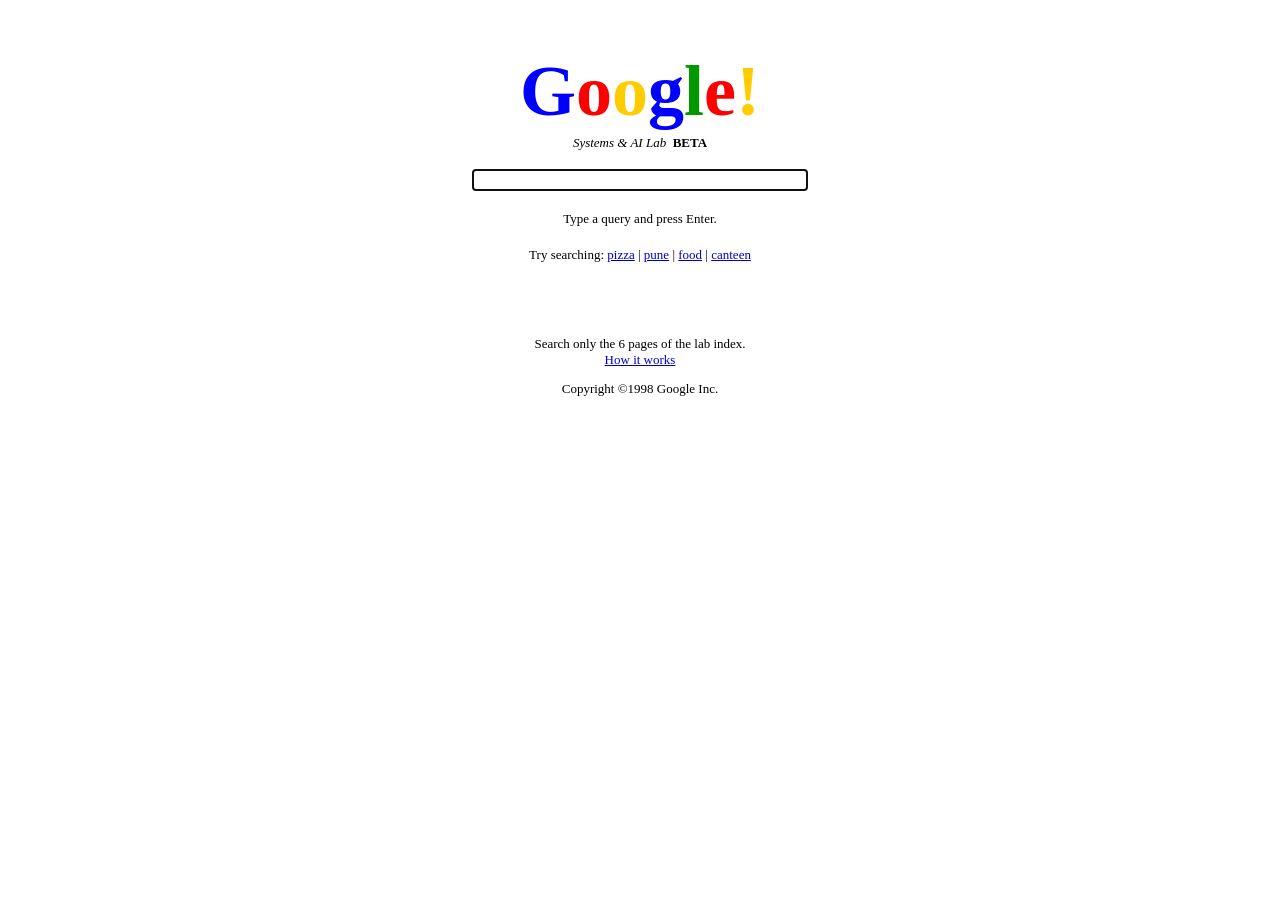
<file: index.html>
<!DOCTYPE html>
<html><head><meta charset="utf-8"><title>Google!</title><link rel="stylesheet" href="style.css">
<script src="data.js"></script><script src="search.js"></script><script src="app.js"></script></head>
<body>
<br><br>
<table width="600" align="center" border="0" cellpadding="4"><tr><td align="center">
<script>document.write(logoHTML(72));</script><br>
<span class="tag"><i>Systems &amp; AI Lab</i> &nbsp;<b>BETA</b></span>
<br><br>
<form name="f" onsubmit="return go();">
<input type="text" name="q" size="40" maxlength="256">
<br><br>
<span class="tag">Type a query and press Enter.</span>
</form>
<br>
<span class="tag">Try searching: <a href="results.html?q=pizza">pizza</a> | <a href="results.html?q=pune">pune</a> | <a href="results.html?q=food">food</a> | <a href="results.html?q=canteen">canteen</a></span>
</td></tr></table>
<br><br><br>
<p class="foot">Search only the 6 pages of the lab index.<br><a href="about.html">How it works</a></p>
<p class="foot">Copyright &copy;1998 Google Inc.</p>
<script>
function go() {
  location.href = "results.html?q=" + encodeURIComponent(document.f.q.value);
  return false;
}
document.f.q.focus();
</script>
</body></html>
</file>
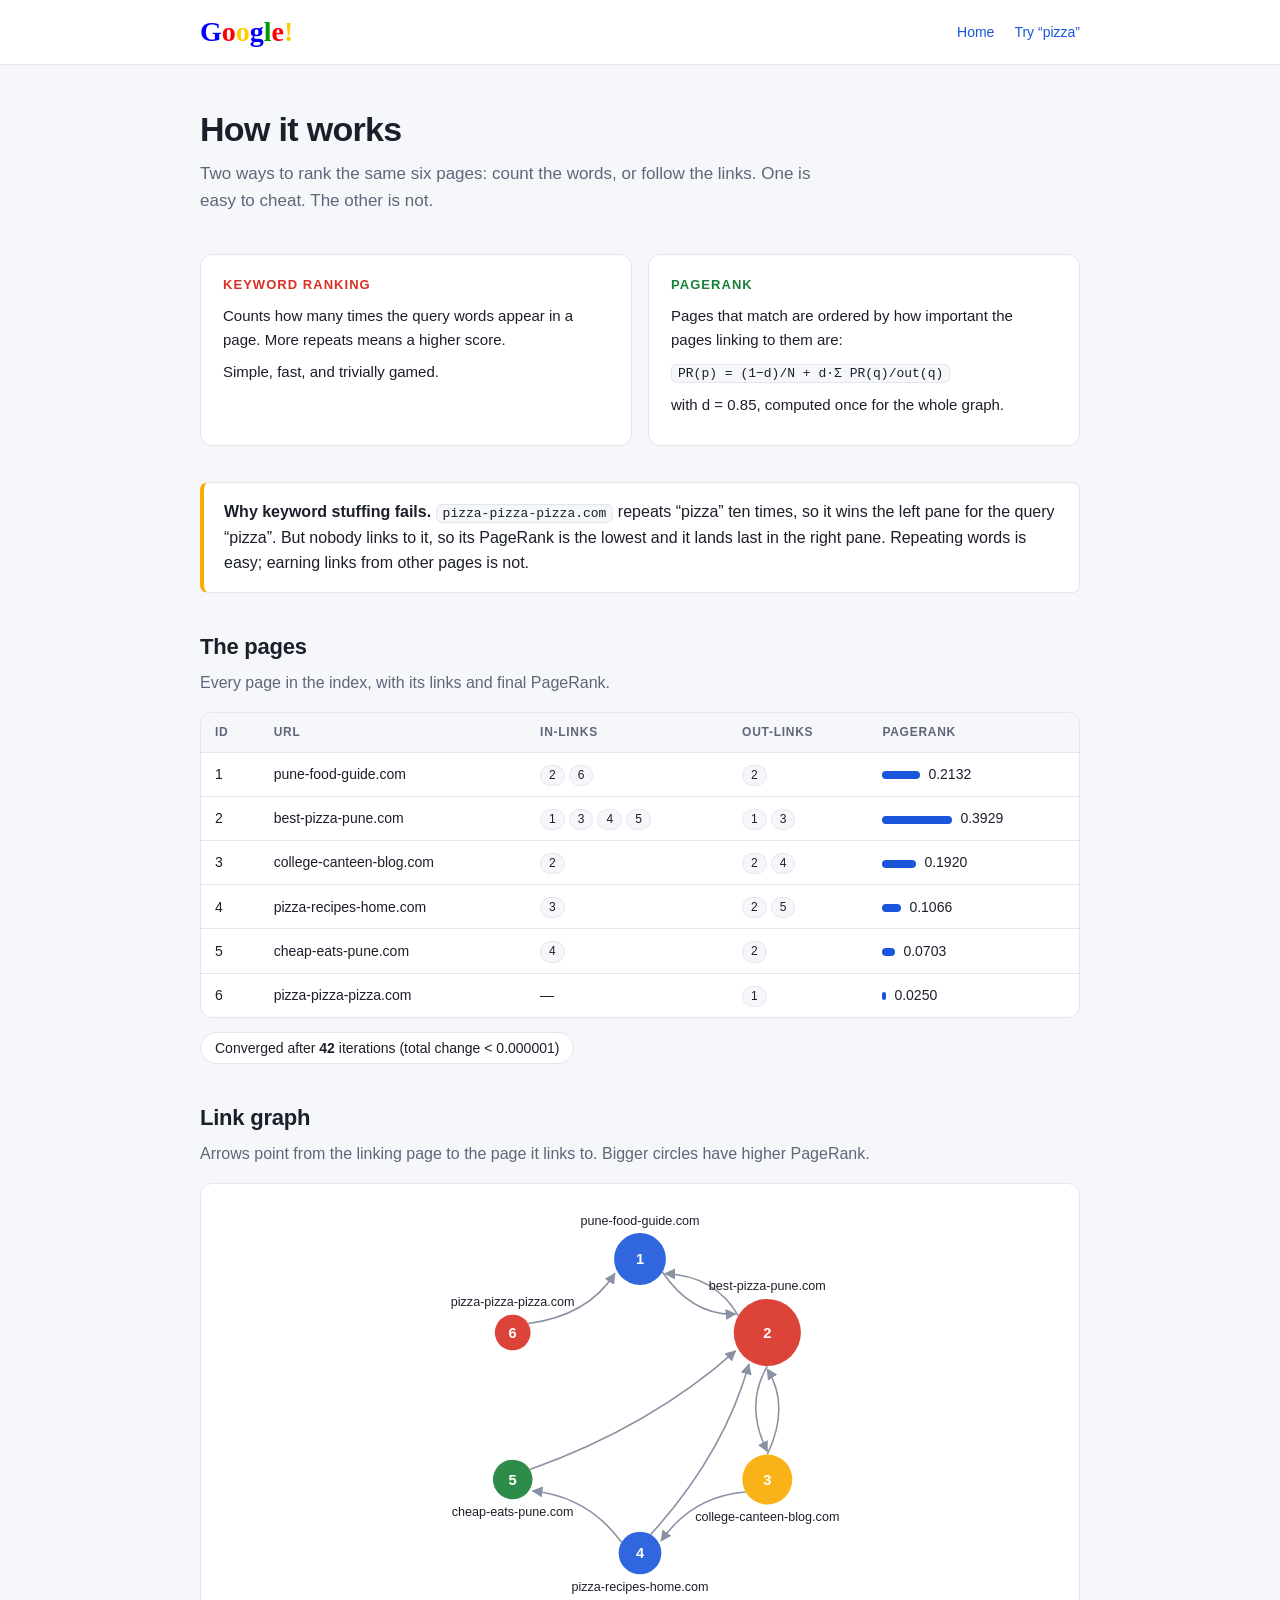
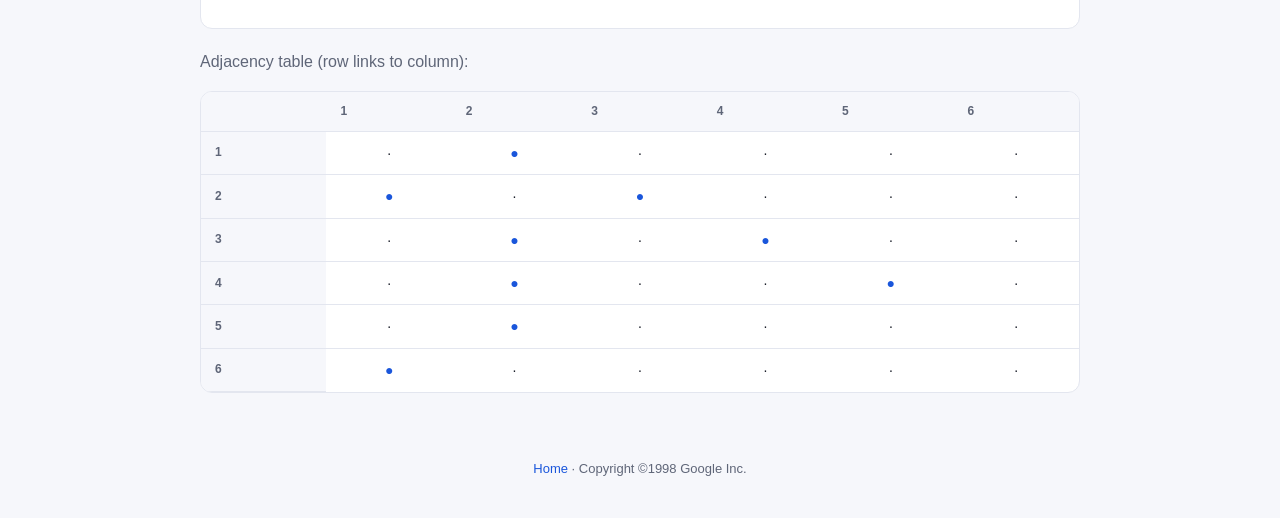
<file: about.html>
<!DOCTYPE html>
<html lang="en"><head><meta charset="utf-8">
<meta name="viewport" content="width=device-width, initial-scale=1">
<title>How it works</title>
<link rel="stylesheet" href="style.css">
<style>
  :root { --bg:#f6f7fb; --card:#fff; --ink:#1b1f2a; --mute:#5f6678; --line:#e3e6ef; --blue:#1a56db; --red:#d93025; --green:#188038; --yellow:#f9ab00; }
  @media (prefers-color-scheme: dark) {
    :root { --bg:#0f1218; --card:#181c25; --ink:#e8eaf0; --mute:#9aa1b2; --line:#2a303d; --blue:#7aa2ff; --red:#ff7b72; --green:#56d364; --yellow:#f2cc60; }
  }
  body { background:var(--bg); color:var(--ink); margin:0; font-family:-apple-system,BlinkMacSystemFont,"Segoe UI",Roboto,Helvetica,Arial,sans-serif; line-height:1.6; }
  a:link, a:visited { color:var(--blue); text-decoration:none; }
  a:hover { text-decoration:underline; }
  header { background:var(--card); border-bottom:1px solid var(--line); }
  .wrap { max-width:880px; margin:0 auto; padding:0 20px; }
  header .wrap { display:flex; align-items:center; justify-content:space-between; height:64px; }
  header .logo { font-size:28px; }
  header nav a { margin-left:20px; font-size:14px; color:var(--mute); }
  .hero { padding:44px 0 12px; }
  .hero h1 { font-size:34px; line-height:1.2; margin:0 0 10px; letter-spacing:-0.02em; }
  .hero p { font-size:17px; color:var(--mute); margin:0; max-width:640px; }
  .cards { display:grid; grid-template-columns:repeat(auto-fit,minmax(260px,1fr)); gap:16px; margin:28px 0; }
  .card { background:var(--card); border:1px solid var(--line); border-radius:12px; padding:20px 22px; margin-bottom:0; }
  .card h2 { font-size:13px; text-transform:uppercase; letter-spacing:.08em; margin:0 0 8px; }
  .card.kw h2 { color:var(--red); } .card.pr h2 { color:var(--green); }
  .card p { margin:0 0 8px; font-size:15px; }
  code { background:var(--bg); border:1px solid var(--line); border-radius:6px; padding:1px 6px; font-size:13px; font-family:ui-monospace,Menlo,Consolas,monospace; }
  section { margin:36px 0; }
  section h2 { font-size:22px; letter-spacing:-0.01em; margin:0 0 6px; }
  section > p.lead { color:var(--mute); margin:0 0 16px; }
  .callout { background:var(--card); border:1px solid var(--line); border-left:4px solid var(--yellow); border-radius:8px; padding:16px 20px; }
  .panel { background:var(--card); border:1px solid var(--line); border-radius:12px; overflow:hidden; }
  table.t { width:100%; border-collapse:collapse; font-size:14px; }
  table.t th { text-align:left; font-size:12px; text-transform:uppercase; letter-spacing:.06em; color:var(--mute); background:var(--bg); padding:10px 14px; border-bottom:1px solid var(--line); }
  table.t td { padding:10px 14px; border-bottom:1px solid var(--line); vertical-align:middle; }
  table.t tr:last-child td { border-bottom:0; }
  table.t tbody tr:hover { background:var(--bg); }
  .num { font-variant-numeric:tabular-nums; }
  .bar { display:inline-block; height:8px; border-radius:4px; background:var(--blue); vertical-align:middle; margin-right:8px; }
  .chip { display:inline-block; font-size:12px; background:var(--bg); border:1px solid var(--line); border-radius:99px; padding:0 8px; margin-right:4px; }
  .stat { display:inline-block; background:var(--card); border:1px solid var(--line); border-radius:99px; padding:4px 14px; font-size:14px; margin-top:14px; }
  .graph { padding:12px; }
  .graph svg { width:100%; height:auto; max-height:420px; display:block; }
  .graph text { fill:var(--ink); font-size:12px; font-family:inherit; }
  .matrix td, .matrix th { text-align:center; width:40px; }
  .matrix td.on { color:var(--blue); font-weight:700; }
  footer { text-align:center; color:var(--mute); font-size:13px; padding:30px 0 40px; }
</style>
<script src="data.js"></script><script src="search.js"></script><script src="app.js"></script></head>
<body>
<header><div class="wrap">
  <a href="index.html" style="text-decoration:none"><script>document.write(logoHTML(28));</script></a>
  <nav><a href="index.html">Home</a><a href="results.html?q=pizza">Try “pizza”</a></nav>
</div></header>

<main class="wrap">
  <div class="hero">
    <h1>How it works</h1>
    <p>Two ways to rank the same six pages: count the words, or follow the links. One is easy to cheat. The other is not.</p>
  </div>

  <div class="cards">
    <div class="card kw"><h2>Keyword ranking</h2>
      <p>Counts how many times the query words appear in a page. More repeats means a higher score.</p>
      <p>Simple, fast, and trivially gamed.</p></div>
    <div class="card pr"><h2>PageRank</h2>
      <p>Pages that match are ordered by how important the pages linking to them are:</p>
      <p><code>PR(p) = (1−d)/N + d·Σ PR(q)/out(q)</code></p>
      <p>with d = 0.85, computed once for the whole graph.</p></div>
  </div>

  <section>
    <div class="callout"><b>Why keyword stuffing fails.</b> <code>pizza-pizza-pizza.com</code> repeats “pizza” ten times, so it wins the left pane for the query “pizza”. But nobody links to it, so its PageRank is the lowest and it lands last in the right pane. Repeating words is easy; earning links from other pages is not.</div>
  </section>

  <section>
    <h2>The pages</h2>
    <p class="lead">Every page in the index, with its links and final PageRank.</p>
    <div class="panel"><table class="t" id="tbl"></table></div>
    <span class="stat" id="iter"></span>
  </section>

  <section>
    <h2>Link graph</h2>
    <p class="lead">Arrows point from the linking page to the page it links to. Bigger circles have higher PageRank.</p>
    <div class="panel graph" id="svg"></div>
    <p class="lead" style="margin-top:20px">Adjacency table (row links to column):</p>
    <div class="panel"><table class="t matrix" id="mx"></table></div>
  </section>
</main>
<footer><a href="index.html">Home</a> &middot; Copyright &copy;1998 Google Inc.</footer>

<script>
var i, j, p, h, max = 0;
for (i = 0; i < PAGES.length; i++) max = Math.max(max, PR[PAGES[i].id]);

h = '<thead><tr><th>ID</th><th>URL</th><th>In-links</th><th>Out-links</th><th>PageRank</th></tr></thead><tbody>';
for (i = 0; i < PAGES.length; i++) {
  p = PAGES[i];
  var chips = function (a) { return a.length ? a.map(function (x) { return '<span class="chip">' + x + "</span>"; }).join("") : "&mdash;"; };
  h += '<tr><td class="num">' + p.id + "</td><td>" + esc(p.url) + "</td><td>" + chips(inLinks(p.id)) + "</td><td>" + chips(p.linksTo) +
    '</td><td class="num"><span class="bar" style="width:' + Math.round(PR[p.id] / max * 70) + 'px"></span>' + PR[p.id].toFixed(4) + "</td></tr>";
}
document.getElementById("tbl").innerHTML = h + "</tbody>";
document.getElementById("iter").innerHTML = "Converged after <b>" + PR_RESULT.iterations + "</b> iterations (total change &lt; 0.000001)";

// SVG link graph
var cx = 250, cy = 200, R = 140, pos = {}, s = '<svg viewBox="0 0 500 400" role="img" aria-label="Link graph"><defs><marker id="ah" viewBox="0 0 10 10" refX="9" refY="5" markerWidth="7" markerHeight="7" orient="auto-start-reverse"><path d="M0,0 L10,5 L0,10 z" fill="#8a91a3"/></marker></defs>';
function rad(id) { return 16 + PR[id] / max * 16; }
for (i = 0; i < PAGES.length; i++) {
  var a = -Math.PI / 2 + i * 2 * Math.PI / PAGES.length;
  pos[PAGES[i].id] = {x: cx + R * Math.cos(a), y: cy + R * Math.sin(a)};
}
for (i = 0; i < PAGES.length; i++) for (j = 0; j < PAGES[i].linksTo.length; j++) {
  var f = pos[PAGES[i].id], t = pos[PAGES[i].linksTo[j]], dx = t.x - f.x, dy = t.y - f.y, len = Math.sqrt(dx * dx + dy * dy),
      ux = dx / len, uy = dy / len, mx = (f.x + t.x) / 2 - uy * 22, my = (f.y + t.y) / 2 + ux * 22,
      r1 = rad(PAGES[i].id), r2 = rad(PAGES[i].linksTo[j]) + 3;
  s += '<path d="M' + (f.x + ux * r1) + "," + (f.y + uy * r1) + " Q" + mx + "," + my + " " + (t.x - ux * r2) + "," + (t.y - uy * r2) +
    '" fill="none" stroke="#8a91a3" stroke-width="1.5" marker-end="url(#ah)"/>';
}
var cols = ["#1a56db", "#d93025", "#f9ab00", "#1a56db", "#188038", "#d93025"];
for (i = 0; i < PAGES.length; i++) {
  p = PAGES[i];
  var q = pos[p.id], ty = q.y + (q.y < cy ? -rad(p.id) - 8 : rad(p.id) + 16);
  s += '<circle cx="' + q.x + '" cy="' + q.y + '" r="' + rad(p.id) + '" fill="' + cols[i] + '" fill-opacity=".9"/>' +
    '<text x="' + q.x + '" y="' + (q.y + 5) + '" text-anchor="middle" style="fill:#fff;font-weight:700;font-size:14px">' + p.id + "</text>" +
    '<text x="' + q.x + '" y="' + ty + '" text-anchor="middle">' + esc(p.url) + "</text>";
}
document.getElementById("svg").innerHTML = s + "</svg>";

h = "<thead><tr><th></th>";
for (j = 0; j < PAGES.length; j++) h += "<th>" + PAGES[j].id + "</th>";
h += "</tr></thead><tbody>";
for (i = 0; i < PAGES.length; i++) {
  h += "<tr><th>" + PAGES[i].id + "</th>";
  for (j = 0; j < PAGES.length; j++) { var on = PAGES[i].linksTo.indexOf(PAGES[j].id) !== -1; h += '<td class="' + (on ? "on" : "") + '">' + (on ? "●" : "·") + "</td>"; }
  h += "</tr>";
}
document.getElementById("mx").innerHTML = h + "</tbody>";
</script>
</body></html>
</file>
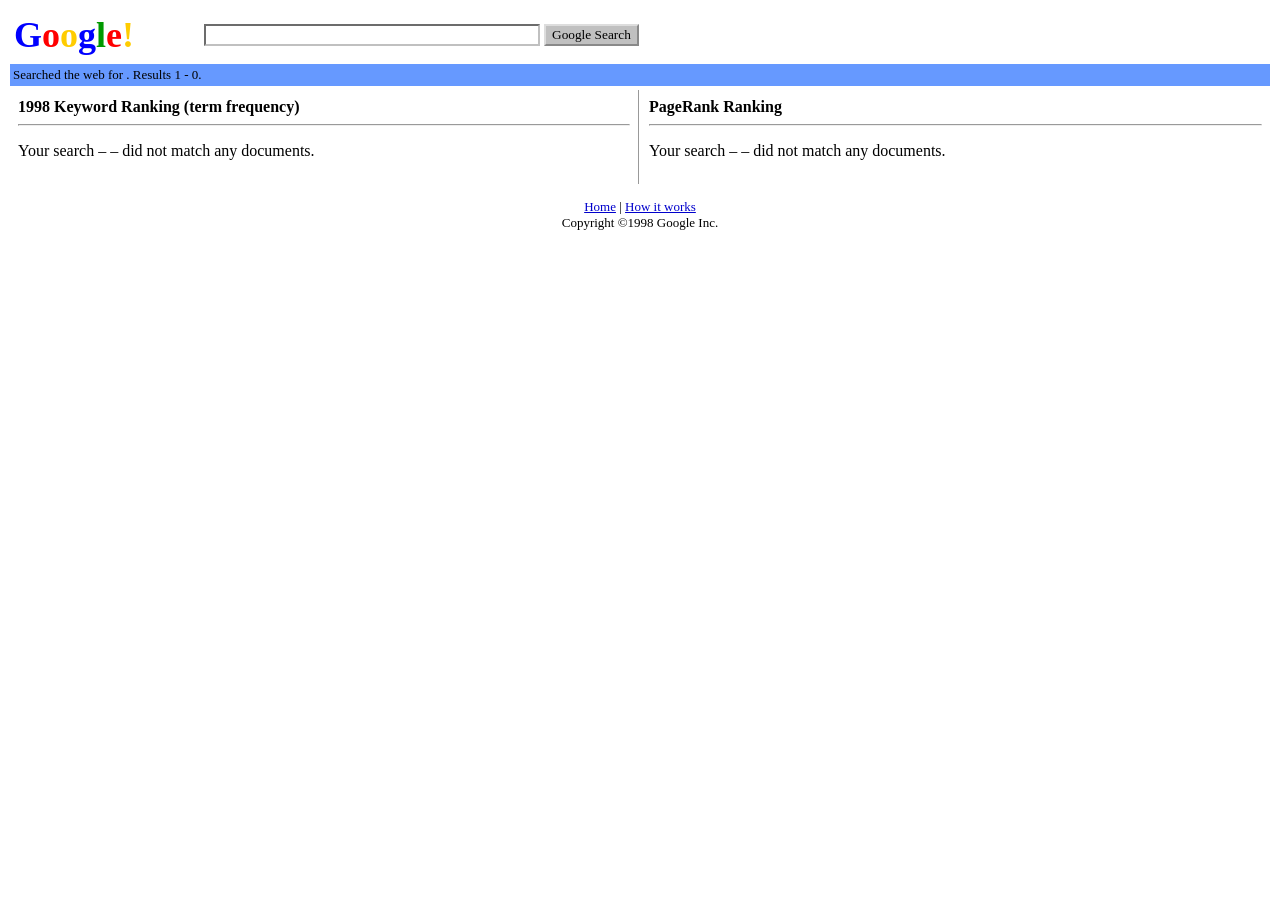
<file: results.html>
<!DOCTYPE html>
<html><head><meta charset="utf-8"><title>Google Search Results</title><link rel="stylesheet" href="style.css">
<script src="data.js"></script><script src="search.js"></script><script src="app.js"></script></head>
<body>
<table width="100%" cellpadding="4" border="0"><tr>
<td width="180"><a href="index.html" style="text-decoration:none"><script>document.write(logoHTML(36));</script></a></td>
<td><form action="results.html" method="get"><input type="text" name="q" size="40" id="qbox">
<input class="btn" type="button" value="Google Search" onclick="location.href='index.html'"></form></td></tr></table>
<div id="content"></div>
<p class="foot"><a href="index.html">Home</a> | <a href="about.html">How it works</a><br>Copyright &copy;1998 Google Inc.</p>
<script>
var q = getParam("q"), id = getParam("id"), html;
document.getElementById("qbox").value = q;
if (id) {
  html = cachedHTML(id, q);
} else {
  var nL = keywordSearch(q).length, nR = pageRankSearch(q).length;
  html = '<table width="100%" cellpadding="3" border="0"><tr><td class="bar">Searched the web for <b>' + esc(q) +
    "</b>. Results 1 - " + Math.max(nL, nR) + ".</td></tr></table>" +
    '<table width="100%" cellpadding="8" border="0"><tr>' +
    '<td width="50%" valign="top" style="border-right:1px solid #999999"><b>1998 Keyword Ranking (term frequency)</b><hr>' + paneHTML("left", q) + "</td>" +
    '<td width="50%" valign="top"><b>PageRank Ranking</b><hr>' + paneHTML("right", q) + "</td></tr></table>";
}
document.getElementById("content").innerHTML = html;
</script>
</body></html>
</file>
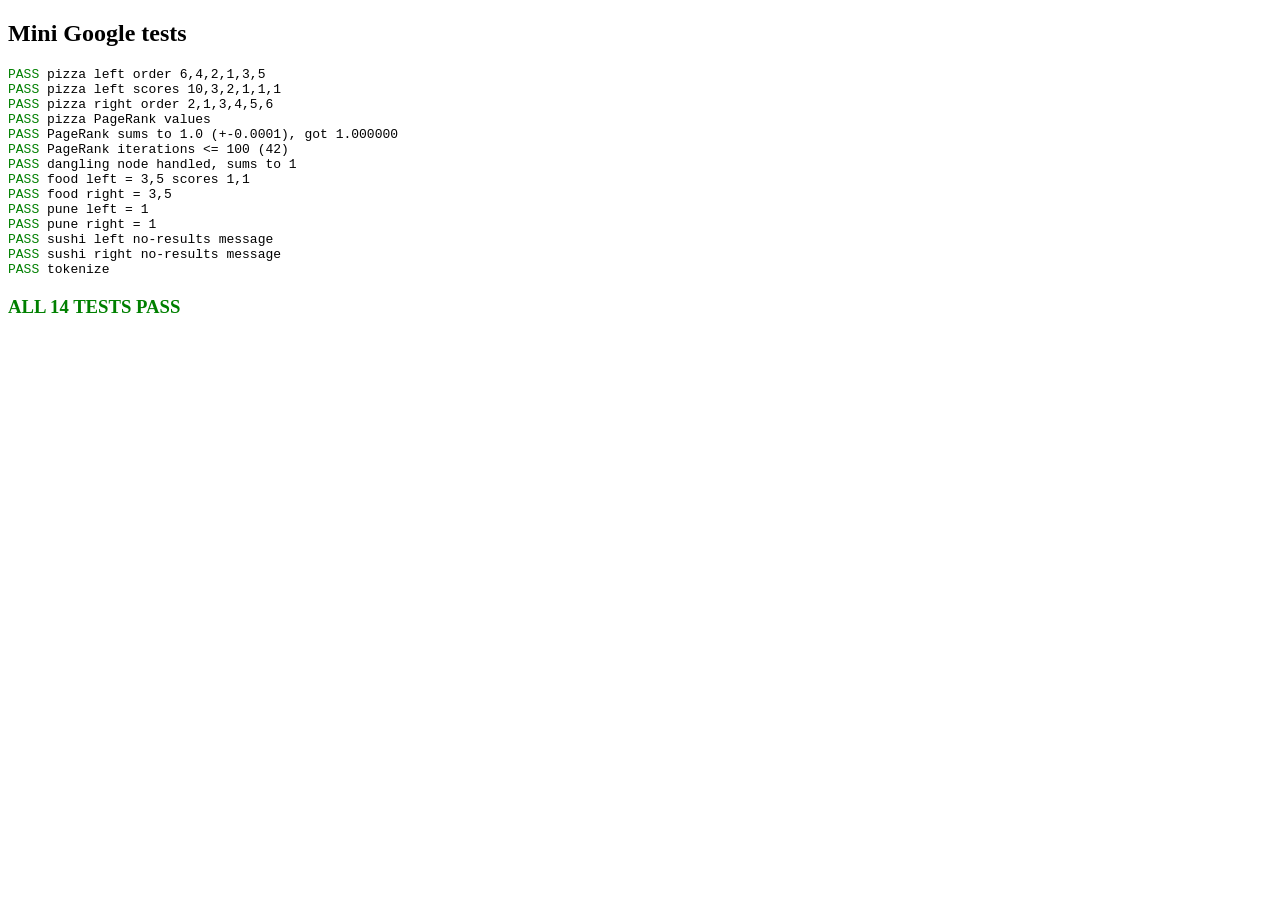
<file: tests.html>
<!DOCTYPE html>
<html><head><meta charset="utf-8"><title>Tests</title><link rel="stylesheet" href="style.css">
<script src="data.js"></script><script src="search.js"></script><script src="app.js"></script></head>
<body><h2>Mini Google tests</h2><pre id="out"></pre><h3 id="sum"></h3>
<script>
var out = "", fails = 0, total = 0;
function check(name, cond) {
  total++; if (!cond) fails++;
  out += (cond ? '<span class="pass">PASS</span> ' : '<span class="fail">FAIL</span> ') + name + "\n";
}
function ids(r) { return r.map(function (x) { return x.page.id; }).join(","); }
function same(a, b) { return JSON.stringify(a) === JSON.stringify(b); }

var L = keywordSearch("pizza"), R = pageRankSearch("pizza");
check("pizza left order 6,4,2,1,3,5", ids(L) === "6,4,2,1,3,5");
check("pizza left scores 10,3,2,1,1,1", same(L.map(function (x) { return x.score; }), [10, 3, 2, 1, 1, 1]));
check("pizza right order 2,1,3,4,5,6", ids(R) === "2,1,3,4,5,6");
var exp = [0.3929, 0.2132, 0.1920, 0.1066, 0.0703, 0.0250];
check("pizza PageRank values", R.every(function (x, i) { return x.score.toFixed(4) === exp[i].toFixed(4); }));
var sum = 0; for (var k in PR) sum += PR[k];
check("PageRank sums to 1.0 (+-0.0001), got " + sum.toFixed(6), Math.abs(sum - 1) <= 0.0001);
check("PageRank iterations <= 100 (" + PR_RESULT.iterations + ")", PR_RESULT.iterations <= 100);
var dang = computePageRank([{id: 1, linksTo: [2]}, {id: 2, linksTo: []}]).ranks;
check("dangling node handled, sums to 1", Math.abs(dang[1] + dang[2] - 1) < 1e-4);

check("food left = 3,5 scores 1,1", ids(keywordSearch("food")) === "3,5" && keywordSearch("food").every(function (x) { return x.score === 1; }));
check("food right = 3,5", ids(pageRankSearch("food")) === "3,5");
check("pune left = 1", ids(keywordSearch("pune")) === "1");
check("pune right = 1", ids(pageRankSearch("pune")) === "1");
check("sushi left no-results message", paneHTML("left", "sushi").indexOf("did not match any documents") !== -1);
check("sushi right no-results message", paneHTML("right", "sushi").indexOf("did not match any documents") !== -1);
check("tokenize", same(tokenize("Hello, World-42!"), ["hello", "world", "42"]));

document.getElementById("out").innerHTML = out;
document.getElementById("sum").innerHTML = fails === 0 ? '<span class="pass">ALL ' + total + " TESTS PASS</span>" : '<span class="fail">' + fails + " of " + total + " FAILED</span>";
</script></body></html>
</file>
<file: style.css>
body { background: #FFFFFF; color: #000000; font-family: "Times New Roman", Times, serif; margin: 8px; }
a:link { color: #0000CC; text-decoration: underline; }
a:visited { color: #551A8B; }
.logo { font-family: "Times New Roman", Times, serif; font-weight: bold; }
.snip { font-size: small; }
.url { font-size: small; color: #008000; }
.score { font-size: small; color: #666666; }
.result { margin-top: 0; margin-bottom: 14px; }
.bar { background: #6699FF; color: #000000; font-size: small; }
.tag { font-size: small; color: #000000; }
.foot { font-size: small; text-align: center; }
input { border: 2px inset #C0C0C0; font-family: "Times New Roman", serif; }
input.btn { border: 2px outset #DDDDDD; background: #C0C0C0; color: #000000; font-family: "Times New Roman", serif; }
table.data { border-collapse: collapse; }
table.data td, table.data th { border: 1px solid #000000; padding: 3px 8px; }
pre { font-family: "Courier New", monospace; font-size: small; }
.pass { color: #008000; }
.fail { color: #CC0000; font-weight: bold; }
</file>
